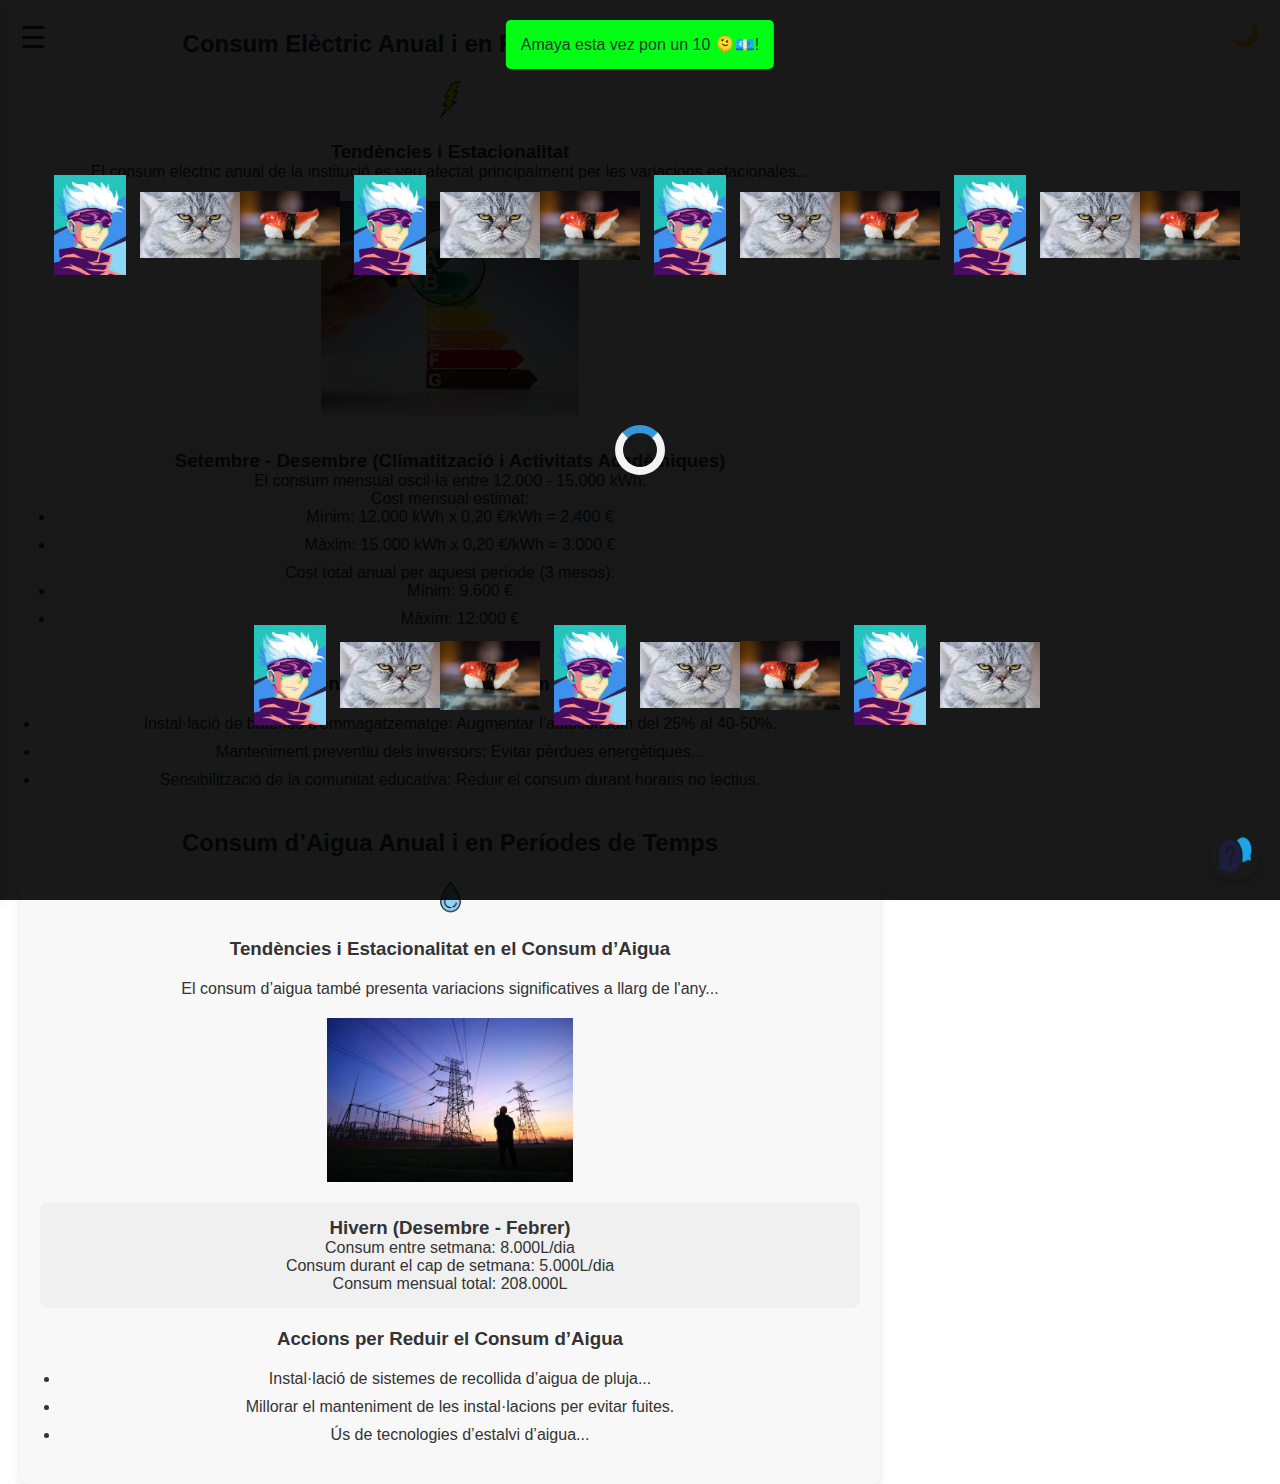
<file: html/index.html>
<!DOCTYPE html>
<html lang="es">
<head>
    <meta charset="UTF-8">
    <meta name="viewport" content="width=device-width, initial-scale=1.0">
    <title>Informe de Consumos y Acciones</title>
    <link rel="stylesheet" href="../css/index.css">
</head>
<body class="light-mode">
    
    <!-- Pantalla de carga -->
    <div id="loader" class="loader">
        <div class="spinner"></div>
    </div>

    <!-- Notificación emergente -->
    <div id="notification" class="notification">
        Amaya esta vez pon un 10 🫠💶!
    </div>

    <!-- Menú lateral -->
    <div id="menu" class="sidebar">
        <div class="logo">
            <img src="../img/logoitb.png" alt="Logo">
        </div>
        <ul>
            <li><a href="./index.html" class="help-cursor">Inicio</a></li> <!-- Añadido help-cursor -->
            <li id="menu-point-2">
                <a href="./consumo.html" class="help-cursor">Consumos</a> <!-- Añadido help-cursor -->
            </li>
            <li><a href="./info.html" class="help-cursor">Infografía</a></li> <!-- Añadido help-cursor -->
            <li><a href="./maobra.html" class="help-cursor">Mano De Obra</a></li> <!-- Añadido help-cursor -->
        </ul>
    </div>

    <!-- Contenedor de los artículos del informe -->
    <div class="energy-consumption">
        <h2 class="section-title">Consum Elèctric Anual i en Períodes de Temps</h2>
        <img src="../img/logoelec.png" alt="Electricity" class="section-icon" style="width: 5%;">

        <div class="content-box">
            <h3>Tendències i Estacionalitat</h3>
            <p>El consum elèctric anual de la institució es veu afectat principalment per les variacions estacionales...</p>
            <img src="../img/img1.jpg" alt="Estacionalidad" class="section-image" style="width: 30%;">
        </div>

        <div class="table-section">
            <h3>Setembre - Desembre (Climatització i Activitats Acadèmiques)</h3>
            <p>El consum mensual oscil·la entre 12.000 - 15.000 kWh.</p>
            <p>Cost mensual estimat:</p>
            <ul>
                <li>Mínim: 12.000 kWh x 0,20 €/kWh = 2.400 €</li>
                <li>Màxim: 15.000 kWh x 0,20 €/kWh = 3.000 €</li>
            </ul>
            <p>Cost total anual per aquest període (3 mesos):</p>
            <ul>
                <li>Mínim: 9.600 €</li>
                <li>Màxim: 12.000 €</li>
            </ul>
        </div>

        <h3>Accions per Reduir el Consum Elèctric</h3>
        <ul>
            <li>Instal·lació de bateries d'emmagatzematge: Augmentar l’autoconsum del 25% al 40-50%.</li>
            <li>Manteniment preventiu dels inversors: Evitar pèrdues energètiques...</li>
            <li>Sensibilització de la comunitat educativa: Reduir el consum durant horaris no lectius.</li>
        </ul>

        <div class="water-consumption">
            <h2 class="section-title">Consum d’Aigua Anual i en Períodes de Temps</h2>
            <img src="../img/logoagua.png" alt="Water" class="section-icon" style="width: 5%;">

            <h3>Tendències i Estacionalitat en el Consum d’Aigua</h3>
            <p>El consum d’aigua també presenta variacions significatives a llarg de l'any...</p>
            <img src="../img/electricidadimg.jpg" alt="Estacionalidad Aigua" class="section-image" style="width: 30%;">

            <div class="table-section">
                <h3>Hivern (Desembre - Febrer)</h3>
                <p>Consum entre setmana: 8.000L/dia</p>
                <p>Consum durant el cap de setmana: 5.000L/dia</p>
                <p>Consum mensual total: 208.000L</p>
            </div>
            
            <h3>Accions per Reduir el Consum d’Aigua</h3>
            <ul>
                <li>Instal·lació de sistemes de recollida d’aigua de pluja...</li>
                <li>Millorar el manteniment de les instal·lacions per evitar fuites.</li>
                <li>Ús de tecnologies d’estalvi d’aigua...</li>
            </ul>
        </div>
    </div>

    <!-- Botones de toggle -->
    <button id="toggle-btn" class="toggle-btn">☰</button>
    <button id="mode-toggle" class="mode-toggle">🌙</button>

    <!-- Botón flotante de preguntas frecuentes -->
    <button id="faq-btn" class="faq-btn">
        <img src="../img/preguntasfreq.png" alt="FAQ" />
    </button>

    <!-- Área de chat de preguntas frecuentes -->
    <div id="faq-chat" class="faq-chat">
        <div class="faq-header">
            <h3>Preguntas Frecuentes</h3>
            <button id="close-chat" class="close-chat">✖</button>
        </div>
        <div class="faq-messages">
            <!-- Botones de preguntas predefinidas -->
            <button class="faq-button">¿Cómo puedo cambiar el modo de la página?</button>
            <button class="faq-button">¿Qué es este sitio?</button>
            <button class="faq-button">¿Cómo contacto al soporte?</button>
            <!-- Mensajes del chat aparecerán aquí -->
        </div>
        <div class="faq-input">
            <input type="text" id="faq-input" placeholder="Escribe tu pregunta..." />
            <button id="send-btn">Enviar</button>
        </div>
    </div>

    <script src="../js/index.js"></script>
    <script>
        // Funcionalidad para mover el chat FAQ
        let faqChat = document.getElementById("faq-chat");
        let faqHeader = document.querySelector(".faq-header");
        let isDragging = false;
        let offsetX, offsetY;

        faqHeader.addEventListener("mousedown", (e) => {
            isDragging = true;
            offsetX = e.clientX - faqChat.offsetLeft;
            offsetY = e.clientY - faqChat.offsetTop;
            faqChat.style.transition = "none"; // Desactivar la transición mientras arrastras
        });

        document.addEventListener("mousemove", (e) => {
            if (isDragging) {
                faqChat.style.left = `${e.clientX - offsetX}px`;
                faqChat.style.top = `${e.clientY - offsetY}px`;
            }
        });

        document.addEventListener("mouseup", () => {
            isDragging = false;
            faqChat.style.transition = "all 0.3s ease"; // Reactivar la transición cuando ya no estás arrastrando
        });

        // Funcionalidad para manejar las preguntas predeterminadas
        let faqButtons = document.querySelectorAll(".faq-button");

        faqButtons.forEach((button) => {
            button.addEventListener("click", () => {
                let userQuestion = button.textContent;
                let botAnswer = getBotAnswer(userQuestion);

                // Crear un mensaje del usuario
                let userMessage = document.createElement("div");
                userMessage.classList.add("faq-message", "user");
                userMessage.textContent = userQuestion;
                document.querySelector(".faq-messages").appendChild(userMessage);

                // Crear la respuesta del bot
                let botMessage = document.createElement("div");
                botMessage.classList.add("faq-message", "bot");
                botMessage.textContent = botAnswer;
                document.querySelector(".faq-messages").appendChild(botMessage);

                // Hacer scroll al final del chat
                let messages = document.querySelector(".faq-messages");
                messages.scrollTop = messages.scrollHeight;
            });
        });

        // Función que devuelve la respuesta del bot basada en la pregunta
        function getBotAnswer(question) {
            const answers = {
                "¿Cómo puedo cambiar el modo de la página?": "Puedes cambiar el modo claro/oscuro haciendo clic en el ícono de la luna 🌙 en la esquina superior derecha.",
                "¿Qué es este sitio?": "Este sitio es una demostración de cómo usar menús, chats interactivos y más en una página web.",
                "¿Cómo contacto al soporte?": "Puedes contactar al soporte a través de nuestro correo electrónico: soporte@ejemplo.com",
            };

            return answers[question] || "Lo siento, no entiendo tu pregunta.";
        }
    </script>
</body>
</html>
</file>
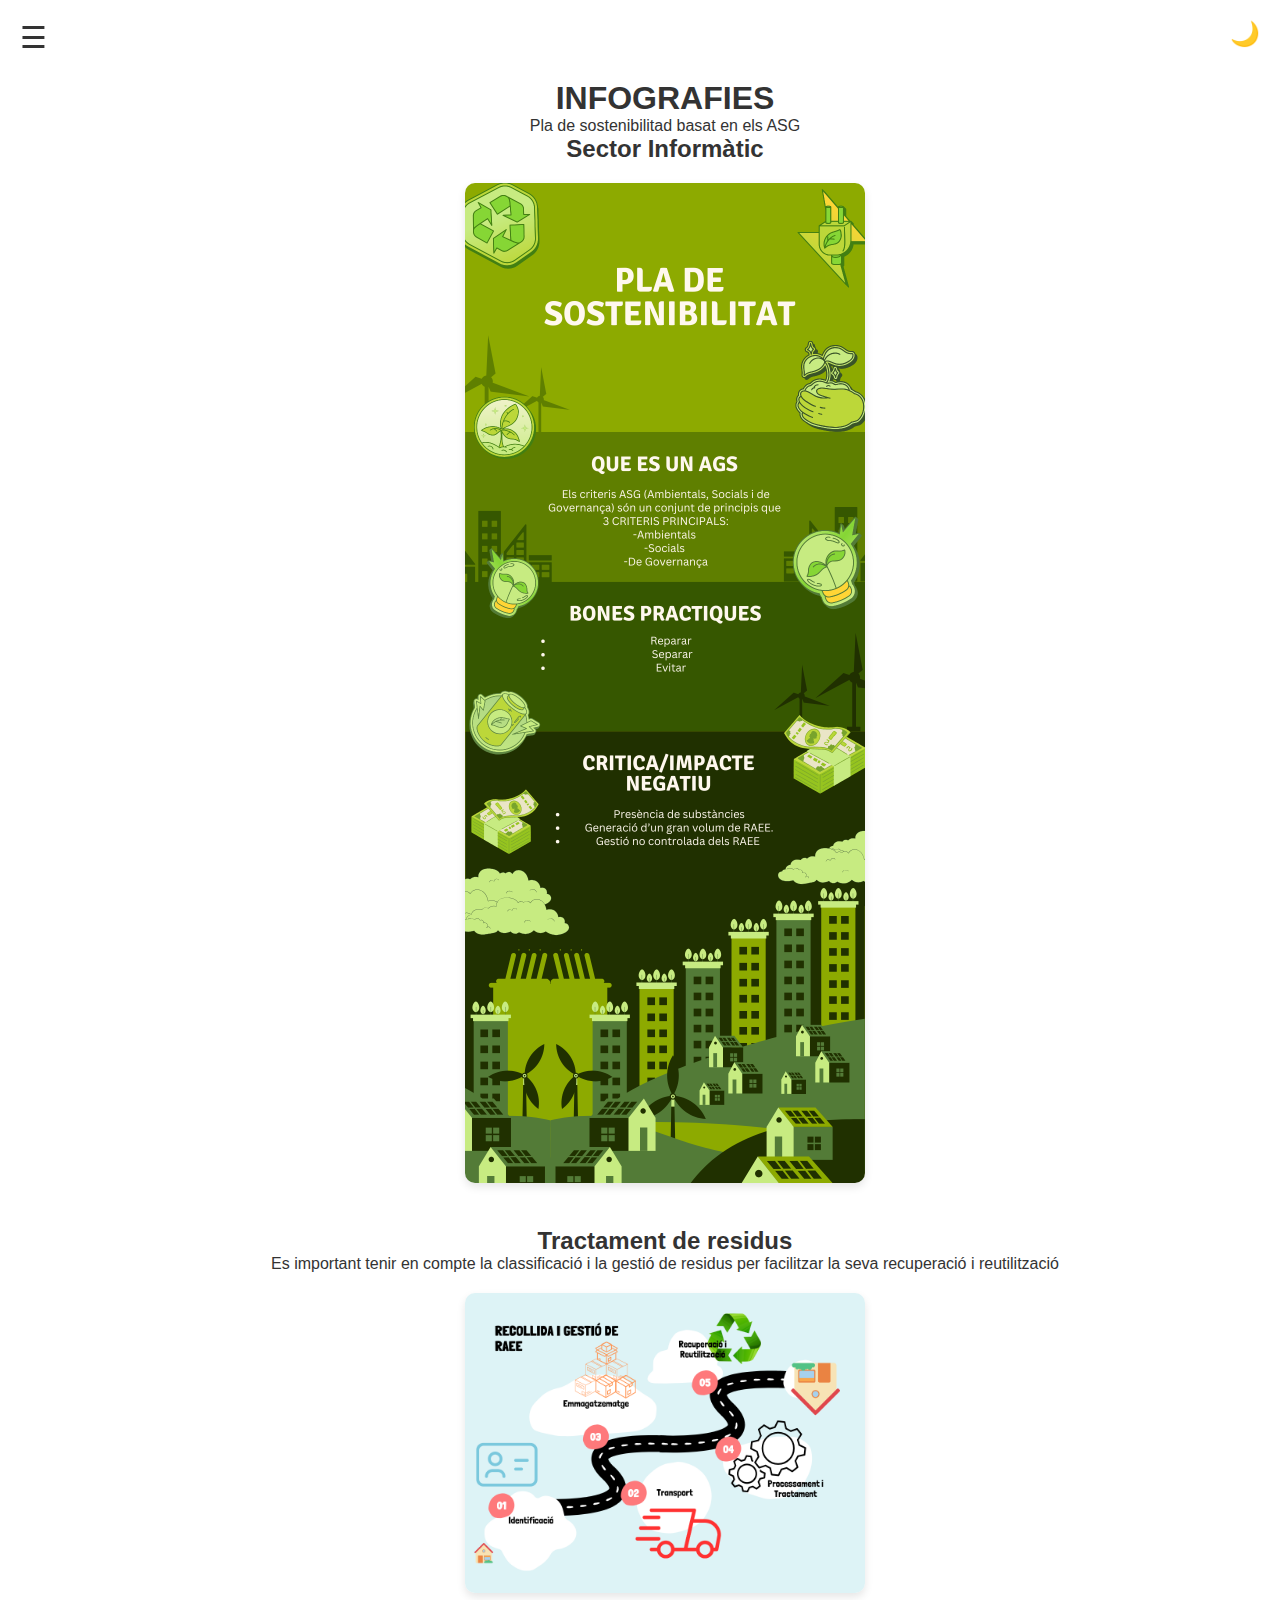
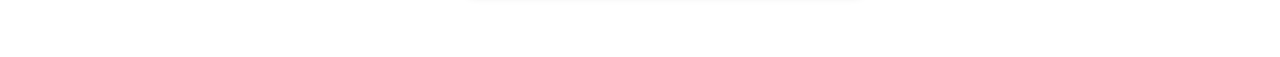
<file: html/info.html>
<!DOCTYPE html>
<html lang="es">
<head>
    <meta charset="UTF-8">
    <meta name="viewport" content="width=device-width, initial-scale=1.0">
    <title>Menú Desplegable Lateral</title>
    <link rel="stylesheet" href="../css/info.css">
</head>
<body class="light-mode">

    <div id="menu" class="sidebar">
        <div class="logo">
            <img src="../img/logoitb.png" alt="Logo">
        </div>
        <ul>
            <li><a href="./index.html">Inicio</a></li>
            <li id="menu-point-2">
                <a href="javascript:void(0)">Consumos</a>
                <!-- Submenú desplegable a la derecha -->
                <ul class="submenu">
                    <li><a href="./consuma.html">Agua</a></li>
                    <li><a href="./consumc.html">Consumibles</a></li>
                    <li><a href="./consume.html">Electrico</a></li>
                    <li><a href="./consump.html">Producto</a></li>
                </ul>
            </li>
            <li><a href="./info.html">Infografía</a></li>
            <li><a href="./maobra.html">Mano De Obra</a></li>
        </ul>
    </div>

    <div id="main-content" class="content">
        <h1>INFOGRAFIES</h1>
        <p>Pla de sostenibilitad basat en els ASG</p>

        <!-- Sección 1 con texto e imagen -->
        <div class="section">
            <h2>Sector Informàtic</h2>
            <img src="../img/inf.png" alt="Imagen 1" class="section-image">
        </div>

        <!-- Sección 2 con texto e imagen -->
        <div class="section">
            <h2>Tractament de residus</h2>
            <p>Es important tenir en compte la classificació i la gestió de residus per facilitzar la seva recuperació i reutilització</p>
            <img src="../img/coche.png" alt="Imagen 2" class="section-image">
        </div>
    </div>

    <button id="toggle-btn" class="toggle-btn">☰</button>
    <button id="mode-toggle" class="mode-toggle">🌙</button>

    <script src="../js/info.js"></script>
</body>
</html>
</file>
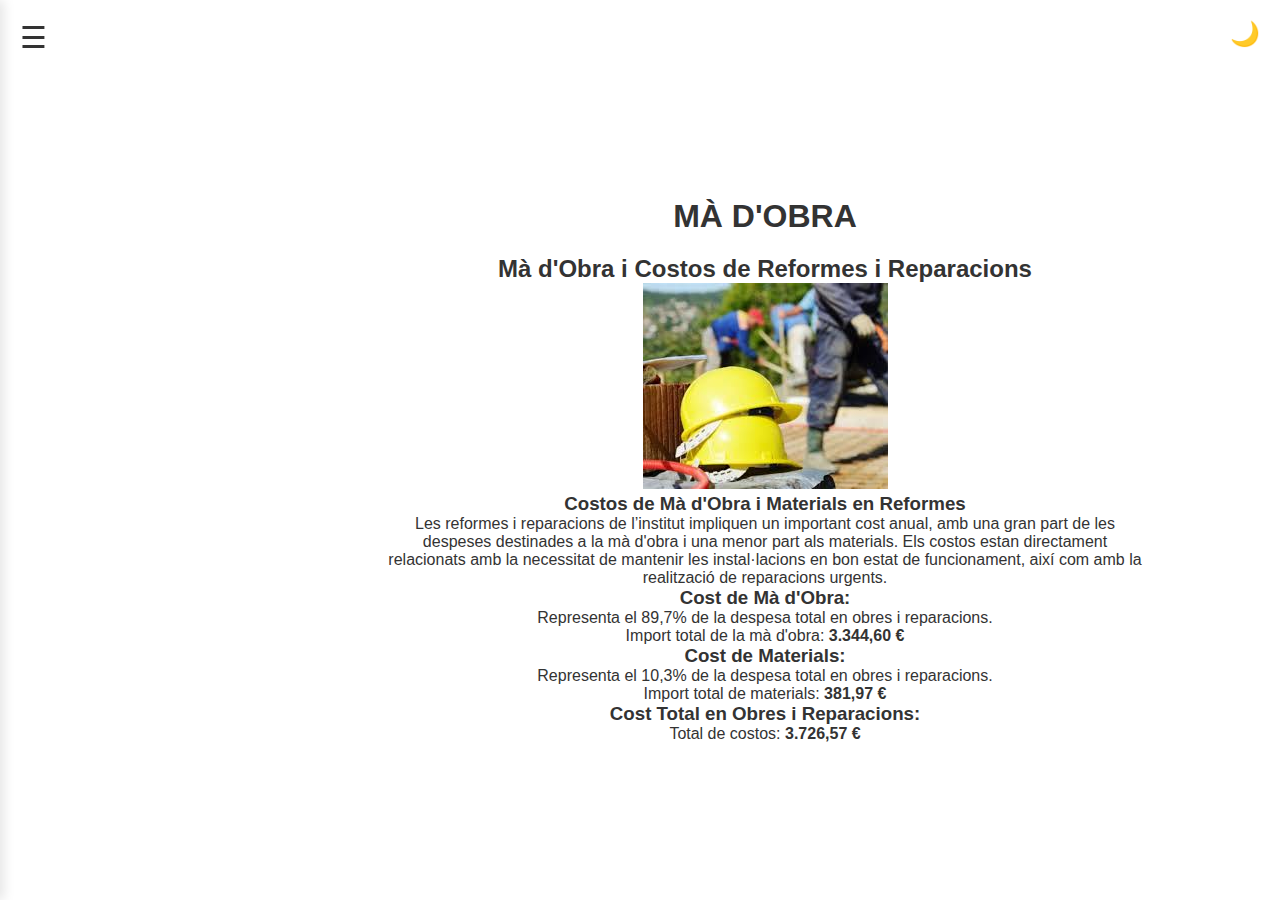
<file: html/maobra.html>
<!DOCTYPE html>
<html lang="es">
<head>
    <meta charset="UTF-8">
    <meta name="viewport" content="width=device-width, initial-scale=1.0">
    <title>Menú Desplegable Lateral</title>
    <link rel="stylesheet" href="../css/maobra.css">
</head>
<body class="light-mode">

    <div id="menu" class="sidebar">
        <div class="logo">
            <img src="../img/logoitb.png" alt="Logo">
        </div>
        <ul>
            <li><a href="./index.html">Inicio</a></li>
            <li id="menu-point-2">
                <a href="javascript:void(0)">Consumos</a>
                <!-- Submenú desplegable a la derecha -->
                <ul class="submenu">
                    <li><a href="./consuma.html">Agua</a></li>
                    <li><a href="./consumc.html">Consumibles</a></li>
                    <li><a href="./consume.html">Electrico</a></li>
                    <li><a href="./consump.html">Producto</a></li>
                </ul>
            </li>
            <li><a href="./info.html">Infografía</a></li>
            <li><a href="./maobra.html">Mano De Obra</a></li>
        </ul>
    </div>

    <div id="main-content" class="content">
        <h1>MÀ D'OBRA</h1>
        <!-- Sección añadida: Mà d'Obra i Costos de Reformes i Reparacions -->
        <div class="work-cost">
            <h2 class="section-title">Mà d'Obra i Costos de Reformes i Reparacions</h2>

            <!-- Sección 1 con texto e imagen -->
            <div class="section">
                <img src="../img/ma.jpg" alt="Imagen 1" class="section-image">
            </div>

            <h3>Costos de Mà d'Obra i Materials en Reformes</h3>
            <p>Les reformes i reparacions de l’institut impliquen un important cost anual, amb una gran part de les despeses destinades a la mà d'obra i una menor part als materials. Els costos estan directament relacionats amb la necessitat de mantenir les instal·lacions en bon estat de funcionament, així com amb la realització de reparacions urgents.</p>

            <h3>Cost de Mà d'Obra:</h3>
            <p>Representa el 89,7% de la despesa total en obres i reparacions.</p>
            <p>Import total de la mà d'obra: <strong>3.344,60 €</strong></p>

            <h3>Cost de Materials:</h3>
            <p>Representa el 10,3% de la despesa total en obres i reparacions.</p>
            <p>Import total de materials: <strong>381,97 €</strong></p>

            <h3>Cost Total en Obres i Reparacions:</h3>
            <p>Total de costos: <strong>3.726,57 €</strong></p>
        </div>
    </div>

    <button id="toggle-btn" class="toggle-btn">☰</button>
    <button id="mode-toggle" class="mode-toggle">🌙</button>

    <script src="../js/maobra.js"></script>
</body>
</html>
</file>
<file: css/index.css>
/* Estilos generales */
* {
    margin: 0;
    padding: 0;
    box-sizing: border-box;
}

body {
    font-family: Arial, sans-serif;
    display: flex;
    height: 100vh;
    overflow: hidden;
    transition: background-color 0.3s, color 0.3s;
    cursor: url('../img/gatocursor.png'), auto; /* Aplica el cursor PNG personalizado */
    overflow-y: scroll; /* Siempre muestra la barra de desplazamiento vertical */
}

body.light-mode {
    background-color: #fff;
    color: #333;
}

body.dark-mode {
    background-color: #000000;
    color: #fff;
}

/* Centrando el contenido dentro de .energy-consumption y .water-consumption */
.energy-consumption,
.water-consumption {
    margin: 0 auto; /* Centra el contenido horizontalmente */
    padding: 20px;
    max-width: 900px; /* Máximo ancho para evitar que el contenido sea demasiado ancho */
    border-radius: 8px;
    box-shadow: 0 4px 8px rgba(0, 0, 0, 0.1);
    text-align: center; /* Centra el texto dentro de las secciones */
}

/* Estilos de los encabezados */
.energy-consumption h2,
.water-consumption h2 {
    font-size: 24px;
    margin-bottom: 10px;
}

/* Estilos de las imágenes dentro de las secciones */
.energy-consumption .section-image,
.water-consumption .section-image {
    display: block; /* Para asegurar que la imagen sea un bloque y se centre */
    margin: 20px auto; /* Centra la imagen */
    width: 30%; /* Ajusta el tamaño según sea necesario */
}

.energy-consumption .section-icon,
.water-consumption .section-icon {
    display: block;
    margin: 0 auto 10px;
    width: 5%;
}

/* Ajuste del contenido en la tabla */
.table-section {
    margin-bottom: 20px;
    padding: 15px;
    background-color: #f0f0f0;
    border-radius: 8px;
}

/* Para las listas de acciones */
ul {
    list-style-type: disc;
    padding-left: 20px;
}

/* Para los elementos de lista */
li {
    margin-bottom: 10px;
}

/* Mejorando el espaciado entre las secciones */
.energy-consumption > *:not(.table-section),
.water-consumption > *:not(.table-section) {
    margin-bottom: 20px;
}

/* Estilos para el botón flotante */
.faq-btn {
    position: fixed;
    bottom: 20px;
    right: 20px;
    width: 50px;
    height: 50px;
    background-color: transparent;
    border: none;
    cursor: pointer;
    z-index: 1000;
    border-radius: 50%;
    box-shadow: 0 4px 10px rgba(0, 0, 0, 0.2);
}

.faq-btn img {
    width: 100%;
    height: 100%;
    border-radius: 50%;
}

/* Estilos para el área de chat */
.faq-chat {
    position: fixed;
    bottom: 100px;
    right: 20px;
    width: 300px;
    height: 400px;
    background-color: #fff;
    border-radius: 10px;
    box-shadow: 0 4px 10px rgba(0, 0, 0, 0.3);
    display: none; /* Inicialmente oculto */
    flex-direction: column;
    z-index: 999;
    overflow: hidden;
}

/* Cabecera del chat */
.faq-header {
    display: flex;
    justify-content: space-between;
    align-items: center;
    padding: 10px;
    background-color: #3498db;
    color: white;
    font-size: 18px;
}

/* Estilo para cerrar el chat */
.close-chat {
    background-color: transparent;
    border: none;
    color: white;
    font-size: 20px;
    cursor: pointer;
}

/* Área para los mensajes del chat */
.faq-messages {
    padding: 10px;
    overflow-y: auto;
    flex: 1;
    max-height: 250px;
}

/* Estilo de las preguntas/respuestas del chat */
.faq-message {
    margin: 10px 0;
    padding: 8px;
    border-radius: 5px;
    background-color: #f1f1f1;
    box-shadow: 0 2px 5px rgba(0, 0, 0, 0.1);
}

.faq-message.user {
    background-color: #3498db;
    color: white;
    align-self: flex-end;
}

.faq-message.bot {
    background-color: #ecf0f1;
    color: #333;
    align-self: flex-start;
}

/* Estilo para el input del chat */
.faq-input {
    display: flex;
    padding: 10px;
    background-color: #f9f9f9;
}

.faq-input input {
    flex: 1;
    padding: 8px;
    border-radius: 5px;
    border: 1px solid #ccc;
}

.faq-input button {
    background-color: #3498db;
    color: white;
    border: none;
    padding: 8px 15px;
    border-radius: 5px;
    cursor: pointer;
}

/* Estilos para los botones de preguntas */
.faq-button {
    background-color: #3498db;
    color: white;
    border: none;
    padding: 10px 20px;
    margin: 10px;
    border-radius: 5px;
    cursor: pointer;
    transition: background-color 0.3s ease;
}

.faq-button:hover {
    background-color: #2980b9;
}

.faq-button:focus {
    outline: none;
}

/* Sidebar */
.sidebar {
    width: 250px;
    position: fixed;
    left: -250px;
    top: 0;
    bottom: 0;
    transition: left 0.3s;
    padding-top: 30px;
    padding-bottom: 20px;
    display: flex;
    flex-direction: column;
    align-items: center;
    box-shadow: 4px 0 12px rgba(0, 0, 0, 0.2); /* Sombreado en el borde */
    border-top-left-radius: 15px;  /* Redondeo de la esquina superior izquierda */
    border-bottom-left-radius: 15px; /* Redondeo de la esquina inferior izquierda */
}

/* Estilos del menú en modo claro */
body.light-mode .sidebar {
    background-color: #fff;
    box-shadow: 4px 0 12px rgba(0, 0, 0, 0.1); /* Sombreado suave en modo claro */
}

body.light-mode .sidebar ul li a {
    color: #333;
}

/* Estilos del menú en modo oscuro */
body.dark-mode .sidebar {
    background-color: #222;
    box-shadow: 4px 0 12px rgba(0, 0, 0, 0.5); /* Sombreado más marcado en modo oscuro */
}

body.dark-mode .sidebar ul li a {
    color: #fff;
}

/* Puntos del menú con bordes redondeados */
.sidebar ul li a {
    color: inherit;
    text-decoration: none;
    display: block;
    padding: 15px;
    border-radius: 25px; /* Bordes redondeados */
    text-align: center;
    margin: 5px 0;
    transition: background-color 0.3s;
    cursor: url('../img/gatocursor.png'), auto; /* Aplica el cursor PNG personalizado */
}

.sidebar ul li a:hover {
    background-color: #9b59b6; /* Color morado claro al pasar el ratón */
}

/* Submenú */
.submenu {
    list-style: none;
    display: none; /* Ocultar submenú por defecto */
    padding-left: 0;  /* Eliminamos el padding extra */
    background-color: #f5f5f5;
    box-shadow: 0 4px 12px rgba(0, 0, 0, 0.1);
    border-radius: 8px;
}

/* Mostrar submenú */
.submenu.show {
    display: block; /* Mostrar submenú */
}

/* Subpuntos del submenú */
.submenu li a {
    padding: 10px 20px;
    color: inherit;
    text-decoration: none;
    transition: background-color 0.3s;
}

.submenu li a:hover {
    background-color: #9b59b6; /* Color morado claro al pasar el ratón */
}

/* Estilo para el cursor personalizado */
.custom-cursor {
    cursor: url('../img/gatocursor.png'), auto; /* Aplica el cursor PNG personalizado */
}

/* Contenedor del blog */
.blog-container {
    width: 100%;
    max-width: 1000px;
    margin: 0 10% 0 10%;
    padding: 20px;
}

/* Blog item */
.blog-item {
    display: flex;
    align-items: flex-start;
    margin-bottom: 30px;
    flex-wrap: wrap;
}

.blog-item .text {
    flex: 1;
    padding-right: 20px;
    max-width: 70%;
}

.blog-item .image {
    flex: 0 0 300px;
    position: relative;
    margin-top: 20px;
}

/* Imagen del blog */
.blog-item .image img {
    width: 100%;
    border-radius: 10px;
    box-shadow: 0 4px 12px rgba(0, 0, 0, 0.15);
    transition: transform 0.3s ease;
}

.blog-item .image img:hover {
    transform: scale(1.05);
}

/* Estilos para modo claro/oscuro en blog */
body.light-mode .blog-item .text {
    color: #333;
}

body.dark-mode .blog-item .text {
    color: #fff;
}

body.light-mode .blog-item .image img {
    box-shadow: 0 4px 12px rgba(0, 0, 0, 0.15);
}

body.dark-mode .blog-item .image img {
    box-shadow: 0 4px 12px rgba(255, 255, 255, 0.2);
}

/* Botón para abrir el menú lateral */
.toggle-btn {
    position: absolute;
    top: 20px;
    left: 20px;
    font-size: 30px;
    background-color: transparent;
    color: #333;
    border: none;
    cursor: url('../img/gatocursor.png'), auto;
    z-index: 10;
}

/* Botón para cambiar el modo claro/oscuro */
.mode-toggle {
    position: absolute;
    top: 20px;
    right: 20px;
    background-color: transparent;
    color: #333;
    font-size: 24px;
    border: none;
    cursor: url('../img/gatocursor.png'), auto;
    z-index: 10;
}

/* Estilos para la notificación emergente */
.notification {
    position: fixed;
    top: 20px;
    left: 50%;
    transform: translateX(-50%);
    background-color: #00ff15;
    color: #333;
    padding: 15px;
    border-radius: 5px;
    font-size: 16px;
    z-index: 9999;
    display: none; /* Oculto por defecto */
}


.notification.hide {
    opacity: 0;
    visibility: hidden;
}

/* Estilos para el contenido principal */
.content {
    margin-left: 0;
    padding: 20px;
    width: 100%;
    transition: margin-left 0.3s;
    padding-top: 80px;
}

/* Estilos para la pantalla de carga */
.loader {
    position: fixed;
    top: 0;
    left: 0;
    width: 100%;
    height: 100%;
    background-color: rgba(0, 0, 0, 0.9); /* Fondo negro con opacidad */
    display: flex;
    justify-content: center;
    align-items: center;
    z-index: 1000; /* Asegura que esté encima de todo el contenido */
    visibility: visible;
    opacity: 1;
    transition: opacity 0.5s ease-out;
}

/* Spinner (rueda giratoria) */
.spinner {
    border: 8px solid #f3f3f3;
    border-top: 8px solid #3498db;
    border-radius: 50%;
    width: 50px;
    height: 50px;
    animation: spin 1s linear infinite;
}

/* Animación de giro */
@keyframes spin {
    0% { transform: rotate(0deg); }
    100% { transform: rotate(360deg); }
}

/* Ocultar la pantalla de carga después de la carga */
.loader.hide {
    opacity: 0;
    visibility: hidden;
}

/* Estilo para las imágenes que aparecerán aleatoriamente y se moverán */
.loader .images-container {
    position: absolute;
    width: 100%;
    height: 100%;
    top: 0;
    left: 0;
    display: flex;
    justify-content: center;
    align-items: center;
    flex-wrap: wrap;
    pointer-events: none; /* Para no interferir con la interacción de los elementos */
}

.loader .images-container img {
    width: 100px;
    height: 100px;
    object-fit: contain;
    animation: moveImage 10s infinite;
    transition: opacity 0.5s ease-out;
}

/* Animación para mover las imágenes aleatoriamente */
@keyframes moveImage {
    0% { transform: translate(0, 0); }
    25% { transform: translate(-200px, -200px); }
    50% { transform: translate(200px, 200px); }
    75% { transform: translate(-150px, 150px); }
    100% { transform: translate(0, 0); }
}

/* Estilos para los elementos de consumo eléctrico y de agua */
body.light-mode .energy-consumption,
body.light-mode .water-consumption {
    background-color: #f8f8f8;
    color: #333;
}

body.dark-mode .energy-consumption,
body.dark-mode .water-consumption {
    background-color: #2f2f2f;
    color: #fff;
}

.energy-consumption,
.water-consumption {
    padding: 20px;
    margin: 10px 0;
    border-radius: 8px;
    box-shadow: 0 4px 8px rgba(0, 0, 0, 0.1);
}

.energy-consumption h2,
.water-consumption h2 {
    font-size: 24px;
    margin-bottom: 10px;
}

.energy-consumption .value,
.water-consumption .value {
    font-size: 18px;
    font-weight: bold;
}

/* Contenido principal */
.content {
    margin-left: 100px; /* Ajusta el margen izquierdo para mover el contenido más a la izquierda */
    padding: 20px;
    width: calc(100% - 150px); /* Ajusta el ancho del contenido */
    display: flex;
    flex-direction: column;
    align-items: center; /* Centra horizontalmente */
    text-align: center; /* Centra el texto */
    transition: margin-left 0.3s;
    padding-top: 80px;
</file>
<file: css/info.css>
/* Estilos generales */
* {
    margin: 0;
    padding: 0;
    box-sizing: border-box;
}

/* Estilo para el cursor personalizado */
.custom-cursor {
    cursor: url('../img/gatocursor.png'), auto; /* Aplica el cursor PNG personalizado */
}

body {
    font-family: Arial, sans-serif;
    display: flex;
    min-height: 100vh; /* Usar min-height en lugar de height */
    overflow-y: auto; /* Habilitar el desplazamiento vertical */
    transition: background-color 0.3s, color 0.3s;
    cursor: url('../img/gatocursor.png'), auto; /* Aplica el cursor PNG personalizado */
}

body.light-mode {
    background-color: #fff;
    color: #333;
}

body.dark-mode {
    background-color: #333;
    color: #fff;
}

.sidebar {
    width: 250px;
    position: fixed;
    left: -250px;
    top: 0;
    bottom: 0;
    transition: left 0.3s;
    padding-top: 30px;
    padding-bottom: 20px;
    display: flex;
    flex-direction: column;
    align-items: center;
}

/* Estilos del menú en modo claro */
body.light-mode .sidebar {
    background-color: #fff;
}

body.light-mode .sidebar ul li a {
    color: #333;
}

/* Estilos del menú en modo oscuro */
body.dark-mode .sidebar {
    background-color: #222;
}

body.dark-mode .sidebar ul li a {
    color: #fff;
}

/* Puntos del menú con bordes redondeados */
.sidebar ul li a {
    color: inherit;
    text-decoration: none;
    display: block;
    padding: 15px;
    border-radius: 25px; /* Bordes redondeados */
    text-align: center;
    margin: 5px 0;
    transition: background-color 0.3s;
}

.sidebar ul li a:hover {
    background-color: #9b59b6; /* Color morado claro al pasar el ratón */
}

/* Submenú */
.submenu {
    list-style: none;
    display: none; /* Ocultar submenú por defecto */
    position: absolute;
    left: 100%; /* Aparecer a la derecha del punto 2 */
    top: 300px;
    margin-left: 10px; /* Separación del submenú */
    padding-left: 20px;
    border-radius: 5px;
    background-color: #f4f4f4; /* Fondo para submenú en modo claro */
    box-shadow: 2px 2px 5px rgba(0, 0, 0, 0.2);
    transition: background-color 0.3s;
}

body.dark-mode .submenu {
    background-color: #333; /* Fondo para submenú en modo oscuro */
}

.submenu li a {
    padding: 10px 15px;
    border-radius: 25px; /* Bordes redondeados en los subpuntos */
    color: inherit;
    text-decoration: none;
    transition: background-color 0.3s;
}

.submenu li a:hover {
    background-color: #9b59b6; /* Color morado claro al pasar el ratón */
}

/* Contenido principal */
.content {
    margin-left: 100px; /* Ajusta el margen izquierdo para mover el contenido más a la izquierda */
    padding: 20px;
    width: calc(100% - 150px); /* Ajusta el ancho del contenido */
    display: flex;
    flex-direction: column;
    align-items: center; /* Centra horizontalmente */
    text-align: center; /* Centra el texto */
    transition: margin-left 0.3s;
    padding-top: 80px;
}

/* Estilos para las secciones */
.section {
    margin-bottom: 40px; /* Espacio entre secciones */
    max-width: 800px; /* Ancho máximo del contenido */
    width: 100%; /* Ocupa el 100% del espacio disponible */
}

/* Estilos para las imágenes */
.section-image {
    max-width: 50%; /* Reduce el tamaño de las imágenes */
    height: auto; /* Mantiene la proporción */
    border-radius: 10px; /* Bordes redondeados */
    box-shadow: 0 4px 8px rgba(0, 0, 0, 0.1); /* Sombra suave */
    margin-top: 20px; /* Espacio superior */
}

/* Botón para abrir/cerrar el menú */
.toggle-btn {
    position: fixed; /* Fija el botón en la pantalla */
    top: 20px;
    left: 20px;
    font-size: 30px;
    background-color: transparent;
    color: #333;
    border: none;
    cursor: pointer;
    z-index: 10;
}

.toggle-btn:hover {
    color: #9b59b6;
}

/* Botón para cambiar el modo claro/oscuro */
.mode-toggle {
    position: fixed; /* Fija el botón en la pantalla */
    top: 20px;
    right: 20px;
    background-color: transparent;
    color: #333;
    font-size: 24px;
    border: none;
    cursor: pointer;
    z-index: 10;
}

.mode-toggle:hover {
    color: #555;
}
</file>
<file: css/maobra.css>
/* Estilos generales */
* {
    margin: 0;
    padding: 0;
    box-sizing: border-box;
}

body {
    font-family: Arial, sans-serif;
    display: flex;
    height: 100vh;
    overflow: hidden;
    transition: background-color 0.3s, color 0.3s;
    cursor: url('../img/gatocursor.png'), auto; /* Aplica el cursor PNG personalizado */
    overflow-y: scroll; /* Siempre muestra la barra de desplazamiento vertical */
}

body.light-mode {
    background-color: #fff;
    color: #333;
}

body.dark-mode {
    background-color: #000000;
    color: #fff;
}

/* Centrando el contenido dentro de .energy-consumption y .water-consumption */
.energy-consumption,
.water-consumption {
    margin: 0 auto; /* Centra el contenido horizontalmente */
    padding: 20px;
    max-width: 900px; /* Máximo ancho para evitar que el contenido sea demasiado ancho */
    border-radius: 8px;
    box-shadow: 0 4px 8px rgba(0, 0, 0, 0.1);
    text-align: center; /* Centra el texto dentro de las secciones */
}

/* Estilos de los encabezados */
.energy-consumption h2,
.water-consumption h2 {
    font-size: 24px;
    margin-bottom: 10px;
}

/* Estilos de las imágenes dentro de las secciones */
.energy-consumption .section-image,
.water-consumption .section-image {
    display: block; /* Para asegurar que la imagen sea un bloque y se centre */
    margin: 20px auto; /* Centra la imagen */
    width: 30%; /* Ajusta el tamaño según sea necesario */
}

.energy-consumption .section-icon,
.water-consumption .section-icon {
    display: block;
    margin: 0 auto 10px;
    width: 5%;
}

/* Ajuste del contenido en la tabla */
.table-section {
    margin-bottom: 20px;
    padding: 15px;
    background-color: #f0f0f0;
    border-radius: 8px;
}

/* Para las listas de acciones */
ul {
    list-style-type: disc;
    padding-left: 20px;
}

/* Para los elementos de lista */
li {
    margin-bottom: 10px;
}

/* Mejorando el espaciado entre las secciones */
.energy-consumption > *:not(.table-section),
.water-consumption > *:not(.table-section) {
    margin-bottom: 20px;
}

/* Estilos para el botón flotante */
.faq-btn {
    position: fixed;
    bottom: 20px;
    right: 20px;
    width: 50px;
    height: 50px;
    background-color: transparent;
    border: none;
    cursor: pointer;
    z-index: 1000;
    border-radius: 50%;
    box-shadow: 0 4px 10px rgba(0, 0, 0, 0.2);
}

.faq-btn img {
    width: 100%;
    height: 100%;
    border-radius: 50%;
}

/* Estilos para el área de chat */
.faq-chat {
    position: fixed;
    bottom: 100px;
    right: 20px;
    width: 300px;
    height: 400px;
    background-color: #fff;
    border-radius: 10px;
    box-shadow: 0 4px 10px rgba(0, 0, 0, 0.3);
    display: none; /* Inicialmente oculto */
    flex-direction: column;
    z-index: 999;
    overflow: hidden;
}

/* Cabecera del chat */
.faq-header {
    display: flex;
    justify-content: space-between;
    align-items: center;
    padding: 10px;
    background-color: #3498db;
    color: white;
    font-size: 18px;
}

/* Estilo para cerrar el chat */
.close-chat {
    background-color: transparent;
    border: none;
    color: white;
    font-size: 20px;
    cursor: pointer;
}

/* Área para los mensajes del chat */
.faq-messages {
    padding: 10px;
    overflow-y: auto;
    flex: 1;
    max-height: 250px;
}

/* Estilo de las preguntas/respuestas del chat */
.faq-message {
    margin: 10px 0;
    padding: 8px;
    border-radius: 5px;
    background-color: #f1f1f1;
    box-shadow: 0 2px 5px rgba(0, 0, 0, 0.1);
}

.faq-message.user {
    background-color: #3498db;
    color: white;
    align-self: flex-end;
}

.faq-message.bot {
    background-color: #ecf0f1;
    color: #333;
    align-self: flex-start;
}

/* Estilo para el input del chat */
.faq-input {
    display: flex;
    padding: 10px;
    background-color: #f9f9f9;
}

.faq-input input {
    flex: 1;
    padding: 8px;
    border-radius: 5px;
    border: 1px solid #ccc;
}

.faq-input button {
    background-color: #3498db;
    color: white;
    border: none;
    padding: 8px 15px;
    border-radius: 5px;
    cursor: pointer;
}

/* Estilos para los botones de preguntas */
.faq-button {
    background-color: #3498db;
    color: white;
    border: none;
    padding: 10px 20px;
    margin: 10px;
    border-radius: 5px;
    cursor: pointer;
    transition: background-color 0.3s ease;
}

.faq-button:hover {
    background-color: #2980b9;
}

.faq-button:focus {
    outline: none;
}

/* Sidebar */
.sidebar {
    width: 250px;
    position: fixed;
    left: -250px;
    top: 0;
    bottom: 0;
    transition: left 0.3s;
    padding-top: 30px;
    padding-bottom: 20px;
    display: flex;
    flex-direction: column;
    align-items: center;
    box-shadow: 4px 0 12px rgba(0, 0, 0, 0.2); /* Sombreado en el borde */
    border-top-left-radius: 15px;  /* Redondeo de la esquina superior izquierda */
    border-bottom-left-radius: 15px; /* Redondeo de la esquina inferior izquierda */
}

/* Estilos del menú en modo claro */
body.light-mode .sidebar {
    background-color: #fff;
    box-shadow: 4px 0 12px rgba(0, 0, 0, 0.1); /* Sombreado suave en modo claro */
}

body.light-mode .sidebar ul li a {
    color: #333;
}

/* Estilos del menú en modo oscuro */
body.dark-mode .sidebar {
    background-color: #222;
    box-shadow: 4px 0 12px rgba(0, 0, 0, 0.5); /* Sombreado más marcado en modo oscuro */
}

body.dark-mode .sidebar ul li a {
    color: #fff;
}

/* Puntos del menú con bordes redondeados */
.sidebar ul li a {
    color: inherit;
    text-decoration: none;
    display: block;
    padding: 15px;
    border-radius: 25px; /* Bordes redondeados */
    text-align: center;
    margin: 5px 0;
    transition: background-color 0.3s;
    cursor: url('../img/gatocursor.png'), auto; /* Aplica el cursor PNG personalizado */
}

.sidebar ul li a:hover {
    background-color: #9b59b6; /* Color morado claro al pasar el ratón */
}

/* Submenú */
.submenu {
    list-style: none;
    display: none; /* Ocultar submenú por defecto */
    padding-left: 0;  /* Eliminamos el padding extra */
    background-color: #f5f5f5;
    box-shadow: 0 4px 12px rgba(0, 0, 0, 0.1);
    border-radius: 8px;
}

/* Mostrar submenú */
.submenu.show {
    display: block; /* Mostrar submenú */
}

/* Subpuntos del submenú */
.submenu li a {
    padding: 10px 20px;
    color: inherit;
    text-decoration: none;
    transition: background-color 0.3s;
}

.submenu li a:hover {
    background-color: #9b59b6; /* Color morado claro al pasar el ratón */
}

/* Estilo para el cursor personalizado */
.custom-cursor {
    cursor: url('../img/gatocursor.png'), auto; /* Aplica el cursor PNG personalizado */
}

/* Contenedor del blog */
.blog-container {
    width: 100%;
    max-width: 1000px;
    margin: 0 10% 0 10%;
    padding: 20px;
}

/* Blog item */
.blog-item {
    display: flex;
    align-items: flex-start;
    margin-bottom: 30px;
    flex-wrap: wrap;
}

.blog-item .text {
    flex: 1;
    padding-right: 20px;
    max-width: 70%;
}

.blog-item .image {
    flex: 0 0 300px;
    position: relative;
    margin-top: 20px;
}

/* Imagen del blog */
.blog-item .image img {
    width: 100%;
    border-radius: 10px;
    box-shadow: 0 4px 12px rgba(0, 0, 0, 0.15);
    transition: transform 0.3s ease;
}

.blog-item .image img:hover {
    transform: scale(1.05);
}

/* Estilos para modo claro/oscuro en blog */
body.light-mode .blog-item .text {
    color: #333;
}

body.dark-mode .blog-item .text {
    color: #fff;
}

body.light-mode .blog-item .image img {
    box-shadow: 0 4px 12px rgba(0, 0, 0, 0.15);
}

body.dark-mode .blog-item .image img {
    box-shadow: 0 4px 12px rgba(255, 255, 255, 0.2);
}

/* Botón para abrir el menú lateral */
.toggle-btn {
    position: absolute;
    top: 20px;
    left: 20px;
    font-size: 30px;
    background-color: transparent;
    color: #333;
    border: none;
    cursor: url('../img/gatocursor.png'), auto;
    z-index: 10;
}

/* Botón para cambiar el modo claro/oscuro */
.mode-toggle {
    position: absolute;
    top: 20px;
    right: 20px;
    background-color: transparent;
    color: #333;
    font-size: 24px;
    border: none;
    cursor: url('../img/gatocursor.png'), auto;
    z-index: 10;
}

/* Estilos para la notificación emergente */
.notification {
    position: fixed;
    top: 20px;
    left: 50%;
    transform: translateX(-50%);
    background-color: #00ff15;
    color: #333;
    padding: 15px;
    border-radius: 5px;
    font-size: 16px;
    z-index: 9999;
    display: none; /* Oculto por defecto */
}


.notification.hide {
    opacity: 0;
    visibility: hidden;
}

/* Estilos para el contenido principal */
.content {
    margin-left: 0;
    padding: 20px;
    width: 100%;
    transition: margin-left 0.3s;
    padding-top: 80px;
}

/* Estilos para la pantalla de carga */
.loader {
    position: fixed;
    top: 0;
    left: 0;
    width: 100%;
    height: 100%;
    background-color: rgba(0, 0, 0, 0.9); /* Fondo negro con opacidad */
    display: flex;
    justify-content: center;
    align-items: center;
    z-index: 1000; /* Asegura que esté encima de todo el contenido */
    visibility: visible;
    opacity: 1;
    transition: opacity 0.5s ease-out;
}

/* Spinner (rueda giratoria) */
.spinner {
    border: 8px solid #f3f3f3;
    border-top: 8px solid #3498db;
    border-radius: 50%;
    width: 50px;
    height: 50px;
    animation: spin 1s linear infinite;
}

/* Animación de giro */
@keyframes spin {
    0% { transform: rotate(0deg); }
    100% { transform: rotate(360deg); }
}

/* Ocultar la pantalla de carga después de la carga */
.loader.hide {
    opacity: 0;
    visibility: hidden;
}

/* Estilo para las imágenes que aparecerán aleatoriamente y se moverán */
.loader .images-container {
    position: absolute;
    width: 100%;
    height: 100%;
    top: 0;
    left: 0;
    display: flex;
    justify-content: center;
    align-items: center;
    flex-wrap: wrap;
    pointer-events: none; /* Para no interferir con la interacción de los elementos */
}

.loader .images-container img {
    width: 100px;
    height: 100px;
    object-fit: contain;
    animation: moveImage 10s infinite;
    transition: opacity 0.5s ease-out;
}

/* Animación para mover las imágenes aleatoriamente */
@keyframes moveImage {
    0% { transform: translate(0, 0); }
    25% { transform: translate(-200px, -200px); }
    50% { transform: translate(200px, 200px); }
    75% { transform: translate(-150px, 150px); }
    100% { transform: translate(0, 0); }
}

/* Estilos para los elementos de consumo eléctrico y de agua */
body.light-mode .energy-consumption,
body.light-mode .water-consumption {
    background-color: #f8f8f8;
    color: #333;
}

body.dark-mode .energy-consumption,
body.dark-mode .water-consumption {
    background-color: #2f2f2f;
    color: #fff;
}

.energy-consumption,
.water-consumption {
    padding: 20px;
    margin: 10px 0;
    border-radius: 8px;
    box-shadow: 0 4px 8px rgba(0, 0, 0, 0.1);
}

.energy-consumption h2,
.water-consumption h2 {
    font-size: 24px;
    margin-bottom: 10px;
}

.energy-consumption .value,
.water-consumption .value {
    font-size: 18px;
    font-weight: bold;
}

/* Estilos para centrar el contenido en el medio de la página */
.content {
    display: flex;
    flex-direction: column;
    justify-content: center; /* Centra verticalmente */
    align-items: center; /* Centra horizontalmente */
    min-height: calc(100vh - 80px); /* Ajusta la altura para evitar superposiciones */
    padding-top: 80px; /* Espacio para el menú superior */
    margin-left: 250px; /* Ajusta según el ancho del menú lateral */
    transition: margin-left 0.3s;
}

/* Asegura que el contenido no se desborde */
.work-cost {
    max-width: 800px; /* Ancho máximo del contenido */
    width: 100%; /* Ocupa el 100% del espacio disponible */
    text-align: center; /* Centra el texto */
    padding: 20px; /* Espaciado interno */
}
</file>
